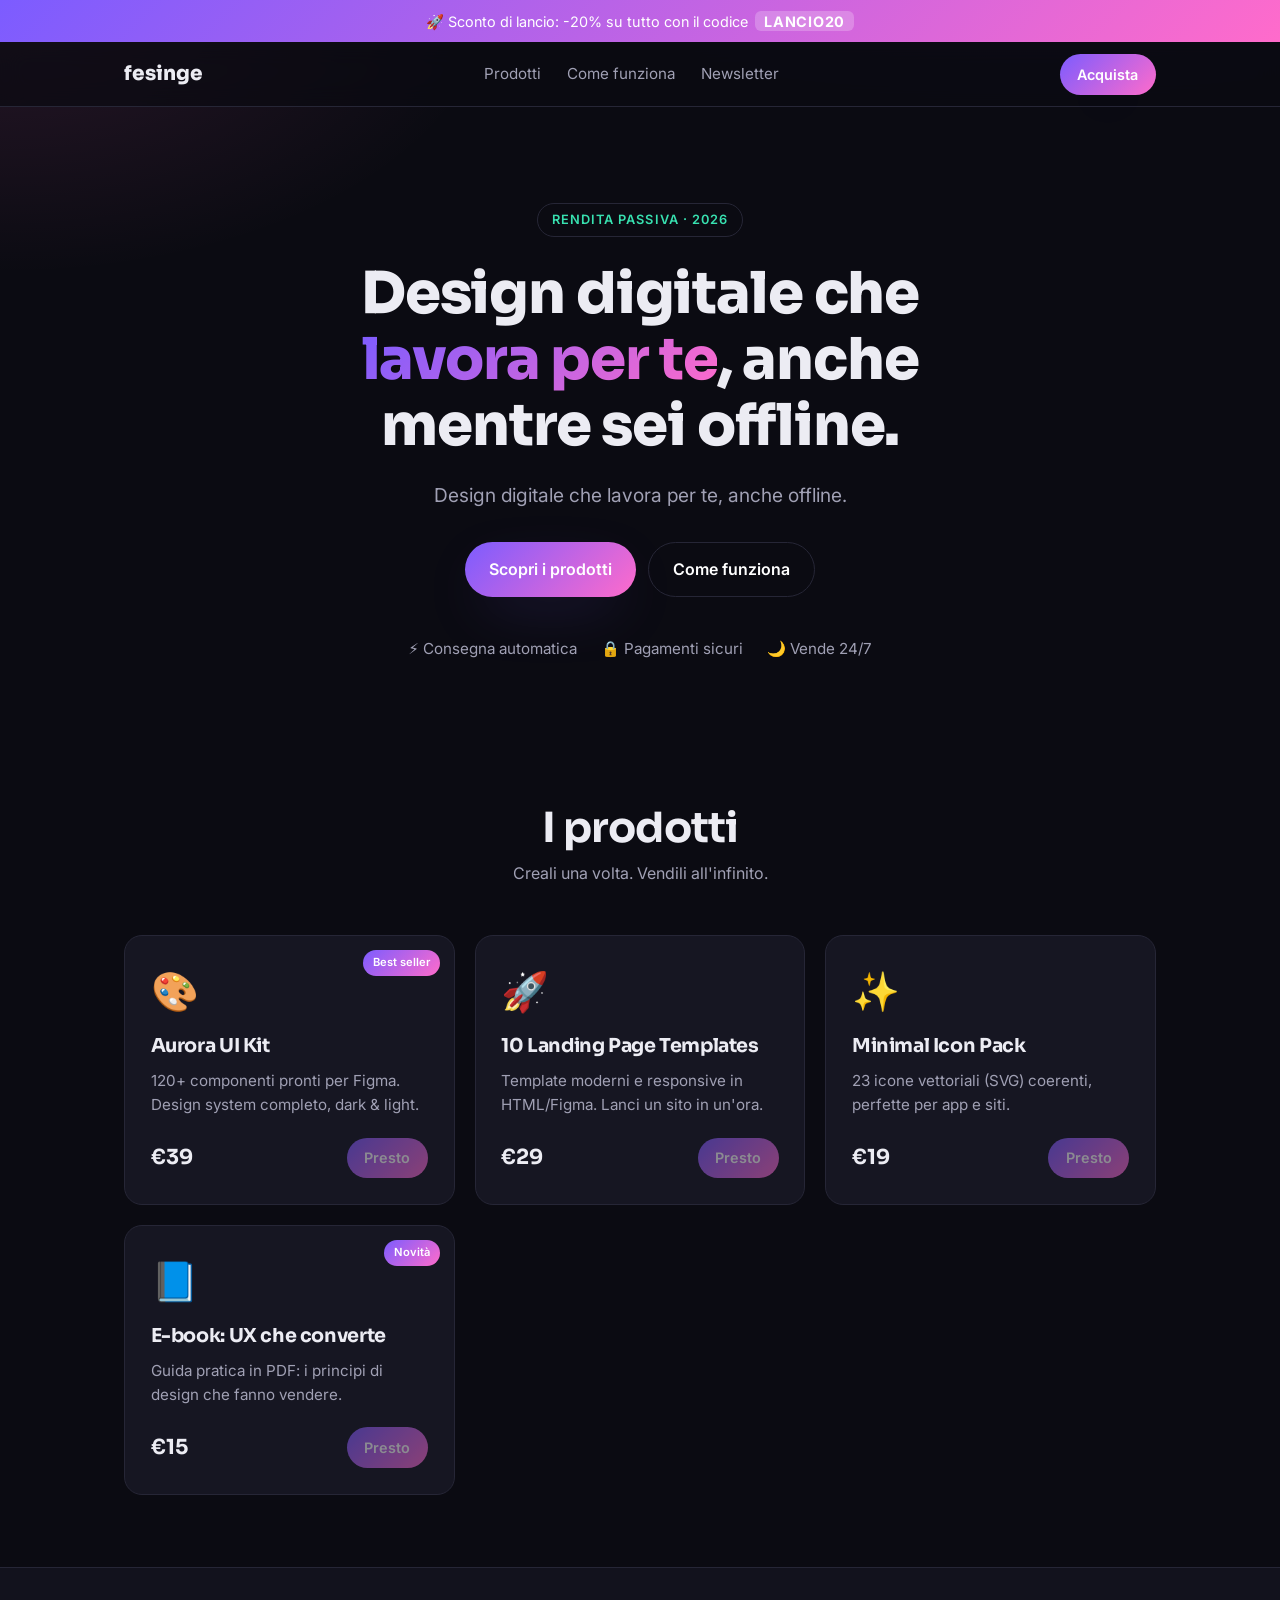
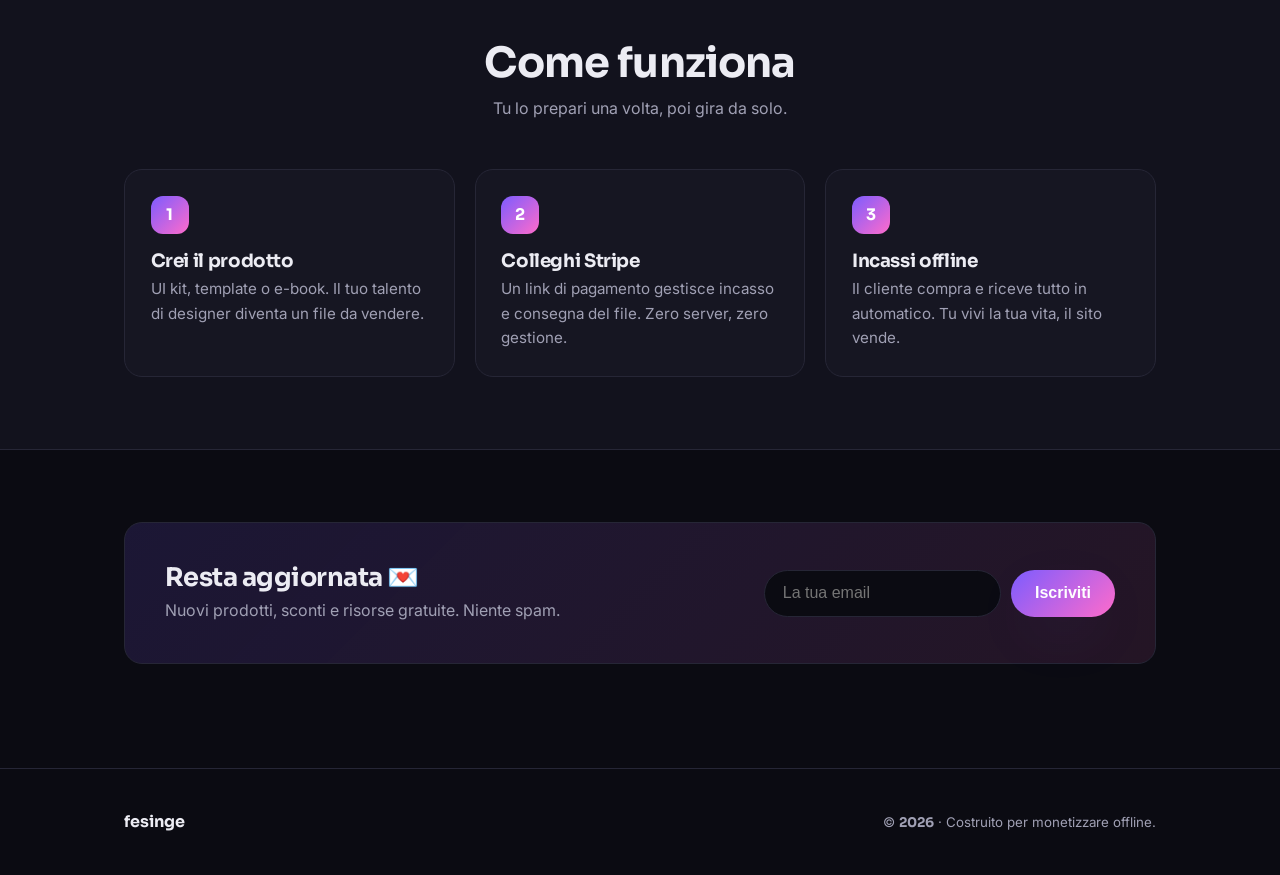
<file: docs/index.html>
<!DOCTYPE html>
<html lang="it">
<head>
  <meta charset="UTF-8" />
  <meta name="viewport" content="width=device-width, initial-scale=1.0" />
  <title>fesinge — Design digitale</title>
  <meta name="description" content="Store di prodotti digitali di design: UI kit, template e risorse. Acquisto e consegna automatici." />
  <link rel="preconnect" href="https://fonts.googleapis.com" />
  <link rel="preconnect" href="https://fonts.gstatic.com" crossorigin />
  <link href="https://fonts.googleapis.com/css2?family=Inter:wght@400;500;600;700;800&family=Sora:wght@600;700;800&display=swap" rel="stylesheet" />
  <link rel="stylesheet" href="styles.css" />
</head>
<body>
  <!-- ===================== PROMO BAR ===================== -->
  <div class="promo" id="promo-bar" hidden></div>

  <!-- ===================== NAV ===================== -->
  <header class="nav" id="nav">
    <div class="container nav__inner">
      <a href="#top" class="brand" data-brand-name>fesinge</a>
      <nav class="nav__links">
        <a href="#prodotti">Prodotti</a>
        <a href="#come-funziona">Come funziona</a>
        <a href="#newsletter">Newsletter</a>
      </nav>
      <a href="#prodotti" class="btn btn--small">Acquista</a>
    </div>
  </header>

  <!-- ===================== HERO ===================== -->
  <section class="hero" id="top">
    <div class="container hero__inner">
      <p class="eyebrow">Rendita passiva · 2026</p>
      <h1 class="hero__title">
        Design digitale che <span class="grad">lavora per te</span>,
        anche mentre sei offline.
      </h1>
      <p class="hero__sub" data-brand-tagline></p>
      <div class="hero__cta">
        <a href="#prodotti" class="btn">Scopri i prodotti</a>
        <a href="#come-funziona" class="btn btn--ghost">Come funziona</a>
      </div>
      <ul class="hero__trust">
        <li>⚡ Consegna automatica</li>
        <li>🔒 Pagamenti sicuri</li>
        <li>🌙 Vende 24/7</li>
      </ul>
    </div>
  </section>

  <!-- ===================== PRODOTTI ===================== -->
  <section class="section" id="prodotti">
    <div class="container">
      <div class="section__head">
        <h2>I prodotti</h2>
        <p>Creali una volta. Vendili all'infinito.</p>
      </div>
      <div class="grid" id="product-grid"><!-- generato da app.js --></div>
    </div>
  </section>

  <!-- ===================== AD SLOT ===================== -->
  <div class="container ad-wrap" id="ad-slot" hidden></div>

  <!-- ===================== COME FUNZIONA ===================== -->
  <section class="section section--alt" id="come-funziona">
    <div class="container">
      <div class="section__head">
        <h2>Come funziona</h2>
        <p>Tu lo prepari una volta, poi gira da solo.</p>
      </div>
      <div class="steps">
        <div class="step">
          <span class="step__num">1</span>
          <h3>Crei il prodotto</h3>
          <p>UI kit, template o e-book. Il tuo talento di designer diventa un file da vendere.</p>
        </div>
        <div class="step">
          <span class="step__num">2</span>
          <h3>Colleghi Stripe</h3>
          <p>Un link di pagamento gestisce incasso e consegna del file. Zero server, zero gestione.</p>
        </div>
        <div class="step">
          <span class="step__num">3</span>
          <h3>Incassi offline</h3>
          <p>Il cliente compra e riceve tutto in automatico. Tu vivi la tua vita, il sito vende.</p>
        </div>
      </div>
    </div>
  </section>

  <!-- ===================== NEWSLETTER ===================== -->
  <section class="section" id="newsletter">
    <div class="container">
      <div class="newsletter" id="newsletter-card">
        <div>
          <h2>Resta aggiornata 💌</h2>
          <p>Nuovi prodotti, sconti e risorse gratuite. Niente spam.</p>
        </div>
        <form class="newsletter__form" id="newsletter-form" method="post">
          <input type="email" name="email" placeholder="La tua email" required aria-label="Email" />
          <button class="btn" type="submit">Iscriviti</button>
        </form>
      </div>
    </div>
  </section>

  <!-- ===================== FOOTER ===================== -->
  <footer class="footer">
    <div class="container footer__inner">
      <span data-brand-name>fesinge</span>
      <div class="footer__social" id="footer-social"></div>
      <small>© <span id="year"></span> · Costruito per monetizzare offline.</small>
    </div>
  </footer>

  <script src="config.js"></script>
  <script src="app.js"></script>
</body>
</html>
</file>
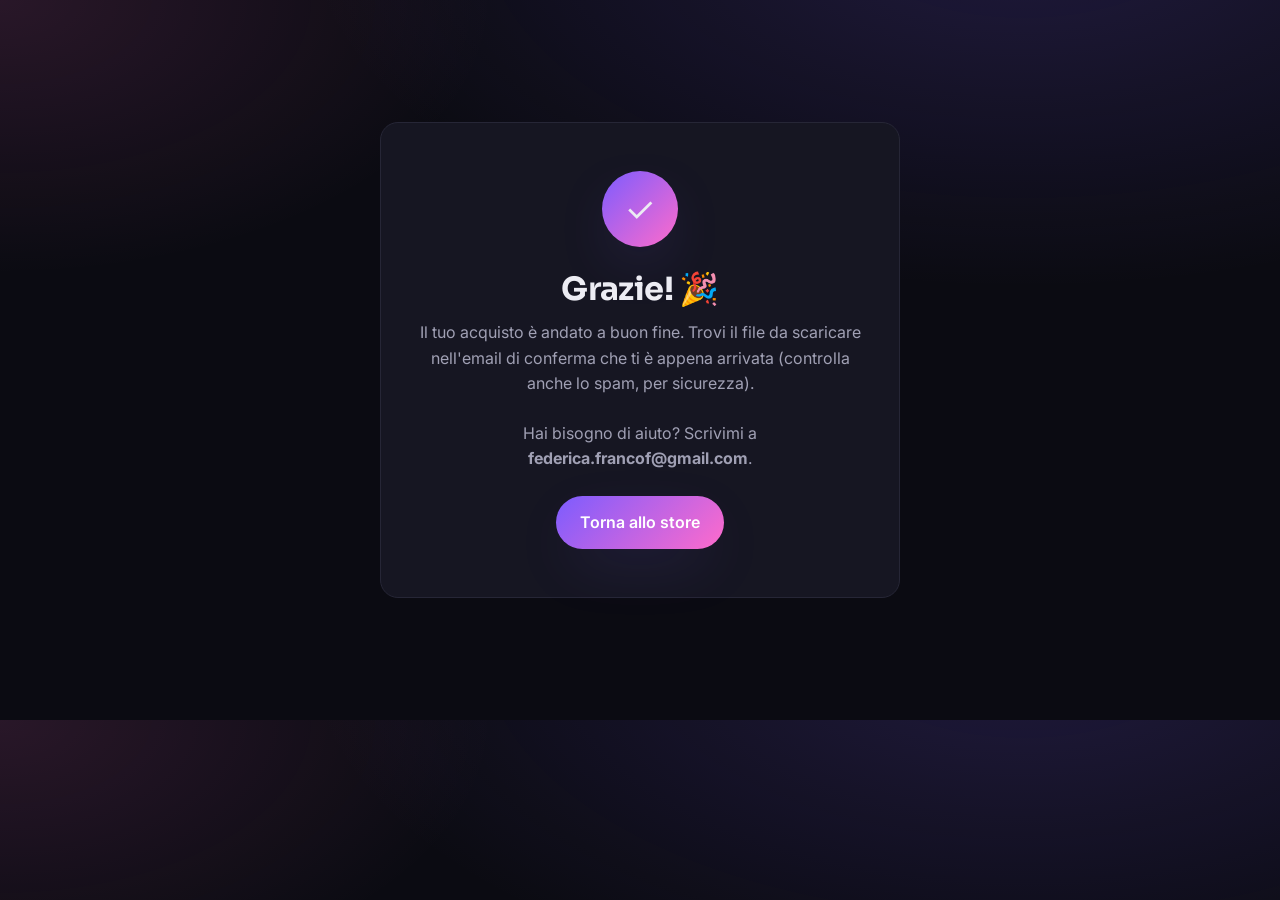
<file: docs/grazie.html>
<!DOCTYPE html>
<html lang="it">
<head>
  <meta charset="UTF-8" />
  <meta name="viewport" content="width=device-width, initial-scale=1.0" />
  <title>Grazie per l'acquisto! · fesinge</title>
  <meta name="robots" content="noindex" />
  <link href="https://fonts.googleapis.com/css2?family=Inter:wght@400;500;600;700&family=Sora:wght@700;800&display=swap" rel="stylesheet" />
  <link rel="stylesheet" href="styles.css" />
  <style>
    .thanks { min-height: 80vh; display: grid; place-items: center; text-align: center; }
    .thanks__card {
      max-width: 520px; background: var(--card); border: 1px solid var(--line);
      border-radius: var(--radius); padding: 3rem 2rem;
    }
    .thanks__check {
      width: 76px; height: 76px; margin: 0 auto 1.5rem; border-radius: 50%;
      display: grid; place-items: center; font-size: 2.2rem;
      background: linear-gradient(135deg, var(--brand), var(--brand-2));
      box-shadow: var(--shadow);
    }
    .thanks h1 { font-size: 2rem; margin-bottom: .75rem; }
    .thanks p { color: var(--muted); margin-bottom: 1.5rem; }
  </style>
</head>
<body>
  <main class="container thanks">
    <div class="thanks__card">
      <div class="thanks__check">✓</div>
      <h1>Grazie! 🎉</h1>
      <p>
        Il tuo acquisto è andato a buon fine. Trovi il file da scaricare
        nell'email di conferma che ti è appena arrivata
        (controlla anche lo spam, per sicurezza).
      </p>
      <p>Hai bisogno di aiuto? Scrivimi a <strong id="contact-email">info</strong>.</p>
      <a href="index.html" class="btn">Torna allo store</a>
    </div>
  </main>

  <script src="config.js"></script>
  <script>
    (function () {
      var S = window.STORE || {};
      if (S.brand) {
        document.title = "Grazie per l'acquisto! · " + (S.brand.name || "");
        if (S.brand.email) {
          var el = document.getElementById("contact-email");
          el.textContent = S.brand.email;
        }
      }
    })();
  </script>
</body>
</html>
</file>
<file: docs/styles.css>
/* ===================== TOKENS ===================== */
:root {
  --bg: #0b0b12;
  --bg-soft: #12121d;
  --card: #161622;
  --line: #262636;
  --text: #ECECF3;
  --muted: #A0A0B4;
  --brand: #7C5CFF;
  --brand-2: #FF6BCB;
  --accent: #38E1B0;
  --radius: 18px;
  --maxw: 1080px;
  --shadow: 0 20px 60px -20px rgba(124, 92, 255, .35);
}

* { box-sizing: border-box; margin: 0; padding: 0; }
html { scroll-behavior: smooth; }
body {
  font-family: "Inter", system-ui, sans-serif;
  background: radial-gradient(1200px 600px at 80% -10%, rgba(124,92,255,.18), transparent 60%),
              radial-gradient(900px 500px at 0% 0%, rgba(255,107,203,.12), transparent 55%),
              var(--bg);
  color: var(--text);
  line-height: 1.6;
  -webkit-font-smoothing: antialiased;
}
.container { width: 100%; max-width: var(--maxw); margin: 0 auto; padding: 0 24px; }

h1, h2, h3 { font-family: "Sora", "Inter", sans-serif; line-height: 1.15; letter-spacing: -.02em; }
a { color: inherit; text-decoration: none; }

/* ===================== BUTTONS ===================== */
.btn {
  display: inline-flex; align-items: center; justify-content: center; gap: .5rem;
  background: linear-gradient(135deg, var(--brand), var(--brand-2));
  color: #fff; font-weight: 600; font-size: 1rem;
  padding: .85rem 1.5rem; border: 0; border-radius: 999px; cursor: pointer;
  transition: transform .15s ease, box-shadow .15s ease, opacity .15s ease;
  box-shadow: var(--shadow);
}
.btn:hover { transform: translateY(-2px); }
.btn:active { transform: translateY(0); }
.btn--ghost { background: transparent; box-shadow: none; border: 1px solid var(--line); }
.btn--small { padding: .55rem 1.1rem; font-size: .9rem; }
.btn--disabled { opacity: .5; cursor: not-allowed; pointer-events: none; box-shadow: none; }

/* ===================== PROMO BAR ===================== */
.promo {
  text-align: center; font-size: .9rem; padding: .6rem 1rem;
  background: linear-gradient(135deg, var(--brand), var(--brand-2)); color: #fff;
}
.promo__code {
  background: rgba(255,255,255,.22); padding: .1rem .55rem; border-radius: 6px;
  letter-spacing: .05em; font-weight: 700; margin-left: .2rem;
}

/* ===================== NAV ===================== */
.nav {
  position: sticky; top: 0; z-index: 50;
  backdrop-filter: blur(12px);
  background: rgba(11,11,18,.7);
  border-bottom: 1px solid var(--line);
}
.nav__inner { display: flex; align-items: center; justify-content: space-between; height: 64px; }
.brand { font-family: "Sora"; font-weight: 800; font-size: 1.25rem; }
.nav__links { display: flex; gap: 1.6rem; }
.nav__links a { color: var(--muted); font-size: .95rem; transition: color .15s; }
.nav__links a:hover { color: var(--text); }

/* ===================== HERO ===================== */
.hero { padding: 96px 0 72px; }
.hero__inner { text-align: center; max-width: 760px; margin: 0 auto; }
.eyebrow {
  display: inline-block; font-size: .8rem; font-weight: 600; letter-spacing: .08em;
  text-transform: uppercase; color: var(--accent);
  border: 1px solid var(--line); padding: .35rem .9rem; border-radius: 999px; margin-bottom: 1.5rem;
}
.hero__title { font-size: clamp(2.2rem, 6vw, 3.6rem); font-weight: 800; }
.grad { background: linear-gradient(135deg, var(--brand), var(--brand-2)); -webkit-background-clip: text; background-clip: text; color: transparent; }
.hero__sub { color: var(--muted); font-size: 1.2rem; margin: 1.25rem auto 2rem; max-width: 560px; }
.hero__cta { display: flex; gap: .8rem; justify-content: center; flex-wrap: wrap; }
.hero__trust {
  list-style: none; display: flex; gap: 1.5rem; justify-content: center; flex-wrap: wrap;
  margin-top: 2.5rem; color: var(--muted); font-size: .95rem;
}

/* ===================== SECTIONS ===================== */
.section { padding: 72px 0; }
.section--alt { background: var(--bg-soft); border-block: 1px solid var(--line); }
.section__head { text-align: center; margin-bottom: 3rem; }
.section__head h2 { font-size: clamp(1.8rem, 4vw, 2.6rem); }
.section__head p { color: var(--muted); margin-top: .5rem; }

/* ===================== PRODUCT GRID ===================== */
.grid { display: grid; grid-template-columns: repeat(auto-fill, minmax(250px, 1fr)); gap: 1.25rem; }
.card {
  background: var(--card); border: 1px solid var(--line); border-radius: var(--radius);
  padding: 1.6rem; display: flex; flex-direction: column; gap: .75rem;
  transition: transform .2s ease, border-color .2s ease;
  position: relative; overflow: hidden;
}
.card:hover { transform: translateY(-4px); border-color: var(--brand); }
.card__emoji { font-size: 2.4rem; }
.card__name { font-size: 1.2rem; font-weight: 700; }
.card__desc { color: var(--muted); font-size: .95rem; flex: 1; }
.card__foot { display: flex; align-items: center; justify-content: space-between; margin-top: .5rem; }
.card__price { font-family: "Sora"; font-weight: 700; font-size: 1.3rem; }
.card__badge {
  position: absolute; top: 14px; right: 14px;
  background: linear-gradient(135deg, var(--brand), var(--brand-2));
  color: #fff; font-size: .7rem; font-weight: 600; padding: .25rem .6rem; border-radius: 999px;
}

/* ===================== STEPS ===================== */
.steps { display: grid; grid-template-columns: repeat(auto-fit, minmax(240px, 1fr)); gap: 1.25rem; }
.step { background: var(--card); border: 1px solid var(--line); border-radius: var(--radius); padding: 1.6rem; }
.step__num {
  display: inline-grid; place-items: center; width: 38px; height: 38px; border-radius: 12px;
  background: linear-gradient(135deg, var(--brand), var(--brand-2)); color: #fff;
  font-family: "Sora"; font-weight: 700; margin-bottom: 1rem;
}
.step h3 { font-size: 1.15rem; margin-bottom: .4rem; }
.step p { color: var(--muted); font-size: .95rem; }

/* ===================== NEWSLETTER ===================== */
.newsletter {
  background: linear-gradient(135deg, rgba(124,92,255,.15), rgba(255,107,203,.1));
  border: 1px solid var(--line); border-radius: var(--radius);
  padding: 2.5rem; display: flex; align-items: center; justify-content: space-between;
  gap: 2rem; flex-wrap: wrap;
}
.newsletter h2 { font-size: 1.6rem; }
.newsletter p { color: var(--muted); margin-top: .35rem; }
.newsletter__form { display: flex; gap: .6rem; flex-wrap: wrap; }
.newsletter__form input {
  background: var(--bg); border: 1px solid var(--line); color: var(--text);
  padding: .85rem 1.1rem; border-radius: 999px; font-size: 1rem; min-width: 220px;
}
.newsletter__form input:focus { outline: 2px solid var(--brand); border-color: transparent; }

/* ===================== AD SLOT ===================== */
.ad-wrap { margin: 2rem auto; text-align: center; }

/* ===================== FOOTER ===================== */
.footer { border-top: 1px solid var(--line); padding: 2.5rem 0; margin-top: 2rem; }
.footer__inner { display: flex; align-items: center; justify-content: space-between; gap: 1rem; flex-wrap: wrap; }
.footer__inner span { font-family: "Sora"; font-weight: 700; }
.footer__inner small { color: var(--muted); }
.footer__social { display: flex; gap: 1rem; }
.footer__social a { color: var(--muted); transition: color .15s; }
.footer__social a:hover { color: var(--text); }

/* ===================== RESPONSIVE ===================== */
@media (max-width: 640px) {
  .nav__links { display: none; }
  .newsletter { flex-direction: column; align-items: flex-start; }
  .hero { padding: 64px 0 48px; }
}
</file>
